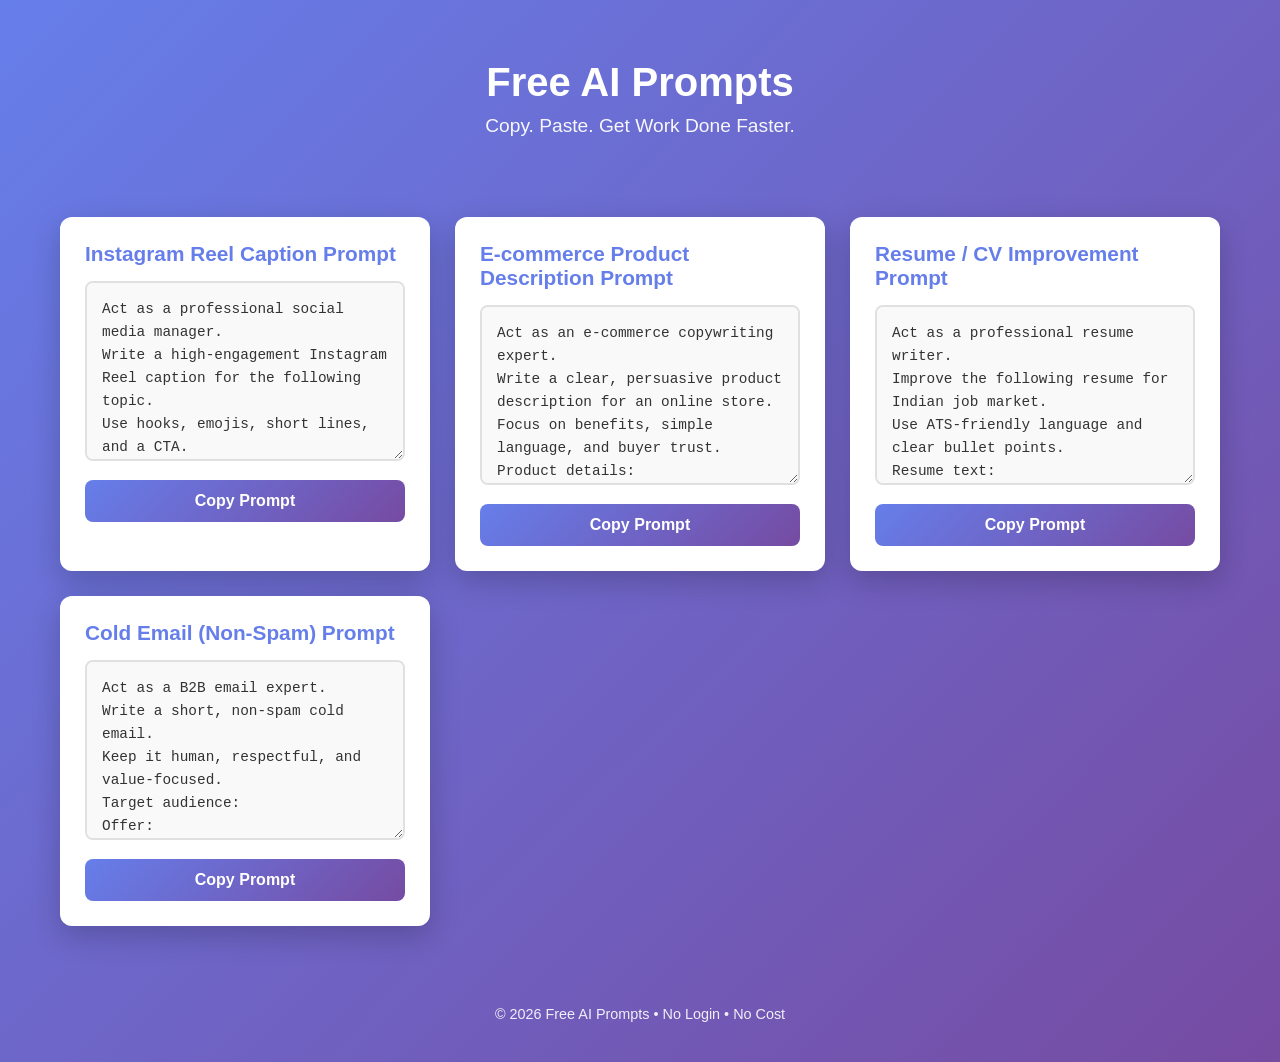
<file: index.html>
<!DOCTYPE html>
<html lang="en">
<head>
  <meta charset="UTF-8">
  <title>Free AI Prompts for Daily Work</title>
  <meta name="description" content="Free ready-to-use AI prompts for Instagram, Resume, Product Description and Cold Emails.">
  <meta name="viewport" content="width=device-width, initial-scale=1.0">
  <link rel="stylesheet" href="style.css">
</head>
<body>

  <header>
    <h1>Free AI Prompts</h1>
    <p>Copy. Paste. Get Work Done Faster.</p>
  </header>

  <main>

    <div class="card">
      <h2>Instagram Reel Caption Prompt</h2>
      <textarea readonly>
Act as a professional social media manager.
Write a high-engagement Instagram Reel caption for the following topic.
Use hooks, emojis, short lines, and a CTA.
Topic:
      </textarea>
      <button onclick="copyPrompt(this)">Copy Prompt</button>
    </div>

    <div class="card">
      <h2>E-commerce Product Description Prompt</h2>
      <textarea readonly>
Act as an e-commerce copywriting expert.
Write a clear, persuasive product description for an online store.
Focus on benefits, simple language, and buyer trust.
Product details:
      </textarea>
      <button onclick="copyPrompt(this)">Copy Prompt</button>
    </div>

    <div class="card">
      <h2>Resume / CV Improvement Prompt</h2>
      <textarea readonly>
Act as a professional resume writer.
Improve the following resume for Indian job market.
Use ATS-friendly language and clear bullet points.
Resume text:
      </textarea>
      <button onclick="copyPrompt(this)">Copy Prompt</button>
    </div>

    <div class="card">
      <h2>Cold Email (Non-Spam) Prompt</h2>
      <textarea readonly>
Act as a B2B email expert.
Write a short, non-spam cold email.
Keep it human, respectful, and value-focused.
Target audience:
Offer:
      </textarea>
      <button onclick="copyPrompt(this)">Copy Prompt</button>
    </div>

  </main>

  <footer>
    <p>© 2026 Free AI Prompts • No Login • No Cost</p>
  </footer>

  <script src="script.js"></script>
</body>
</html>
</file>
<file: style.css>
/* style.css */
* {
  margin: 0;
  padding: 0;
  box-sizing: border-box;
}

body {
  font-family: -apple-system, BlinkMacSystemFont, 'Segoe UI', Roboto, Oxygen, Ubuntu, Cantarell, sans-serif;
  background: linear-gradient(135deg, #667eea 0%, #764ba2 100%);
  min-height: 100vh;
  padding: 20px;
  color: #333;
}

header {
  text-align: center;
  color: white;
  margin-bottom: 40px;
  padding: 40px 20px;
}

header h1 {
  font-size: 2.5rem;
  margin-bottom: 10px;
  font-weight: 700;
}

header p {
  font-size: 1.2rem;
  opacity: 0.95;
  font-weight: 300;
}

main {
  max-width: 1200px;
  margin: 0 auto;
  display: grid;
  grid-template-columns: repeat(auto-fit, minmax(300px, 1fr));
  gap: 25px;
  padding: 0 20px;
}

/* Single column layout for detail pages */
body:has(section.card) main {
  grid-template-columns: 1fr;
  max-width: 800px;
}

.card {
  background: white;
  border-radius: 12px;
  padding: 25px;
  box-shadow: 0 10px 30px rgba(0, 0, 0, 0.2);
  transition: transform 0.3s ease, box-shadow 0.3s ease;
}

.card:hover {
  transform: translateY(-5px);
  box-shadow: 0 15px 40px rgba(0, 0, 0, 0.3);
}

.card h2 {
  color: #667eea;
  margin-bottom: 15px;
  font-size: 1.3rem;
  font-weight: 600;
}

.card textarea {
  width: 100%;
  min-height: 180px;
  padding: 15px;
  border: 2px solid #e0e0e0;
  border-radius: 8px;
  font-family: 'Courier New', monospace;
  font-size: 0.9rem;
  line-height: 1.6;
  resize: vertical;
  background: #f9f9f9;
  color: #333;
  margin-bottom: 15px;
}

.card textarea:focus {
  outline: none;
  border-color: #667eea;
}

.card button {
  width: 100%;
  padding: 12px 20px;
  background: linear-gradient(135deg, #667eea 0%, #764ba2 100%);
  color: white;
  border: none;
  border-radius: 8px;
  font-size: 1rem;
  font-weight: 600;
  cursor: pointer;
  transition: opacity 0.3s ease, transform 0.2s ease;
}

.card button:hover {
  opacity: 0.9;
  transform: scale(1.02);
}

.card button:active {
  transform: scale(0.98);
}

.card button.copied {
  background: #10b981;
}

/* Ordered list styling */
.card ol {
  margin-left: 20px;
  line-height: 1.8;
}

.card ol li {
  margin-bottom: 10px;
  color: #555;
}

.card ol li b {
  color: #667eea;
}

/* Paragraph styling */
.card p {
  line-height: 1.8;
  color: #555;
  margin-bottom: 15px;
}

.card p b {
  color: #333;
  font-weight: 600;
}

/* Pre/code block styling */
.card pre {
  background: #f5f5f5;
  border-left: 4px solid #667eea;
  padding: 15px;
  border-radius: 6px;
  overflow-x: auto;
  margin: 10px 0;
  font-family: 'Courier New', monospace;
  font-size: 0.9rem;
  line-height: 1.6;
  color: #333;
}

/* Link styling */
.card a {
  color: #667eea;
  text-decoration: none;
  font-weight: 600;
  border-bottom: 2px solid transparent;
  transition: border-bottom 0.3s ease;
}

.card a:hover {
  border-bottom: 2px solid #667eea;
}

footer {
  text-align: center;
  color: white;
  margin-top: 60px;
  padding: 20px;
  font-size: 0.9rem;
  opacity: 0.9;
}

@media (max-width: 768px) {
  header h1 {
    font-size: 2rem;
  }
  
  header p {
    font-size: 1rem;
  }
  
  main {
    grid-template-columns: 1fr;
  }
  
  .card {
    padding: 20px;
  }
  
  .card ol {
    margin-left: 15px;
  }
}
</file>
